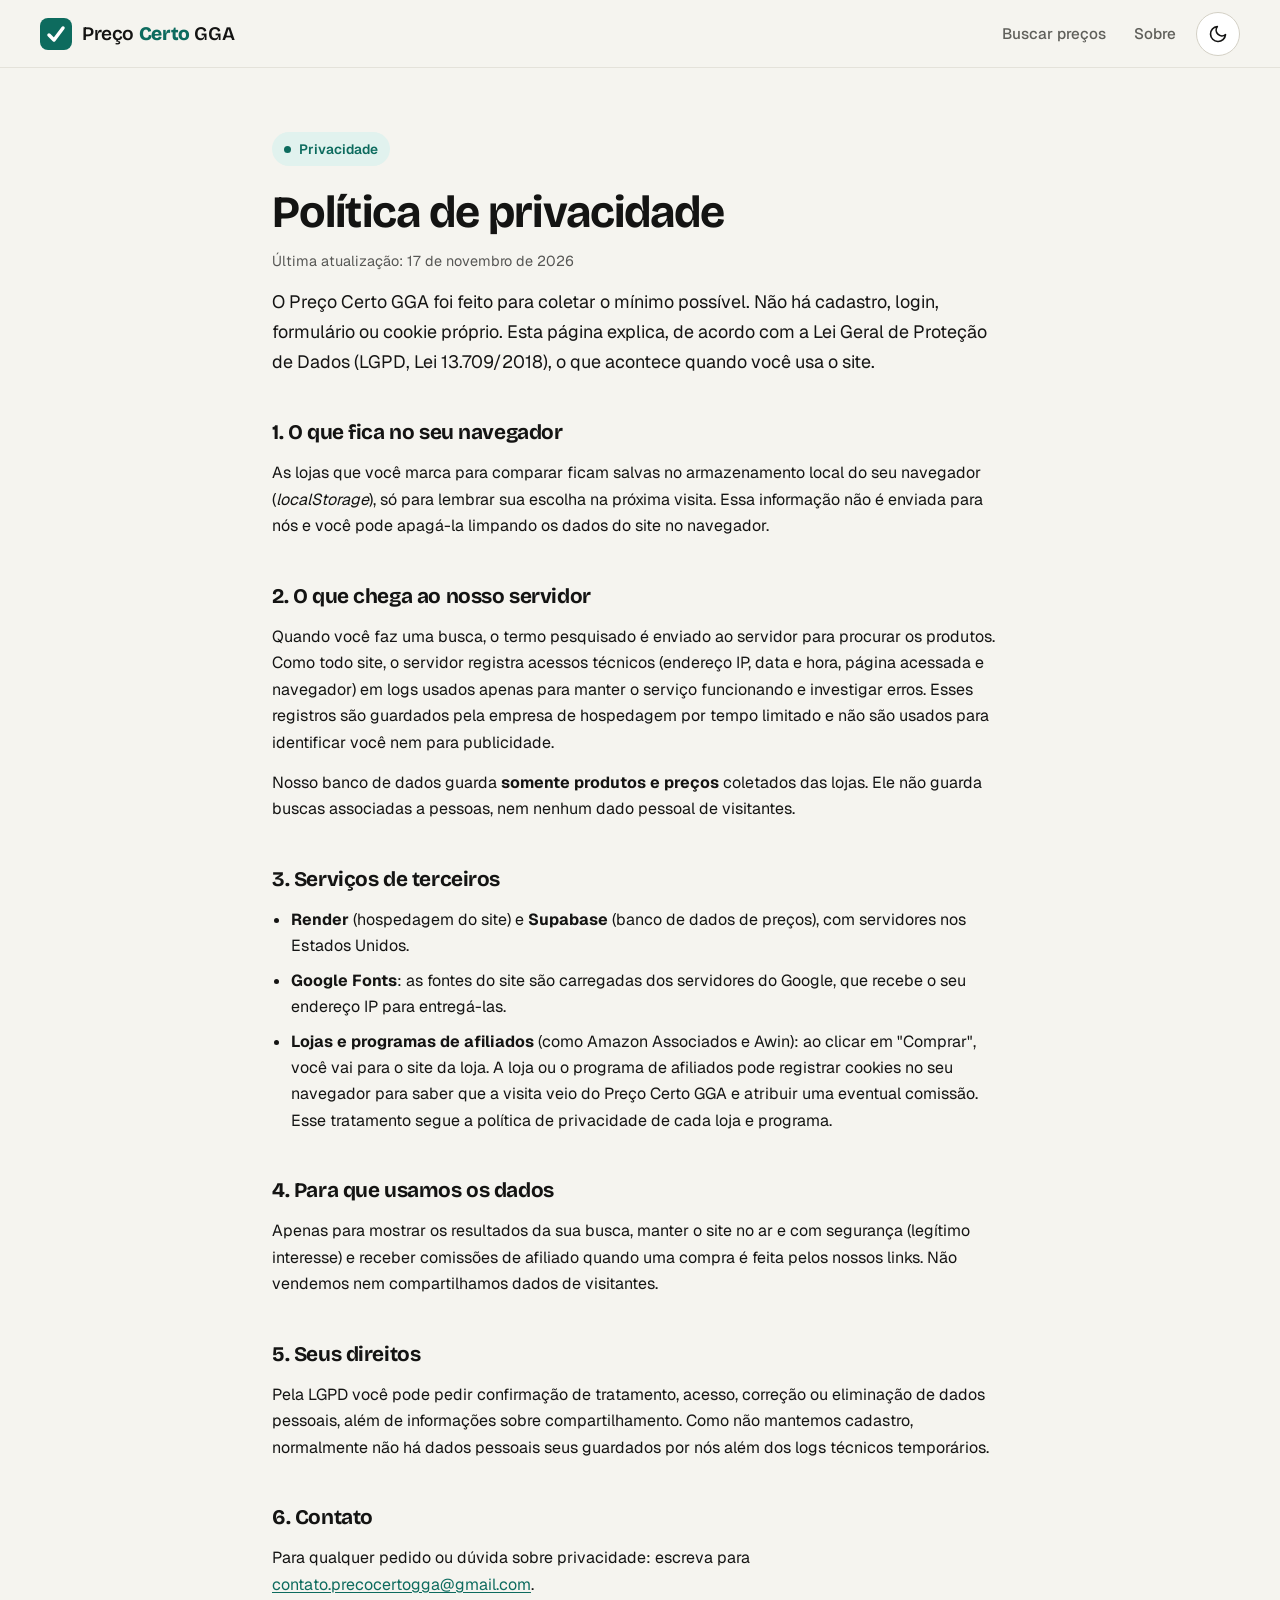
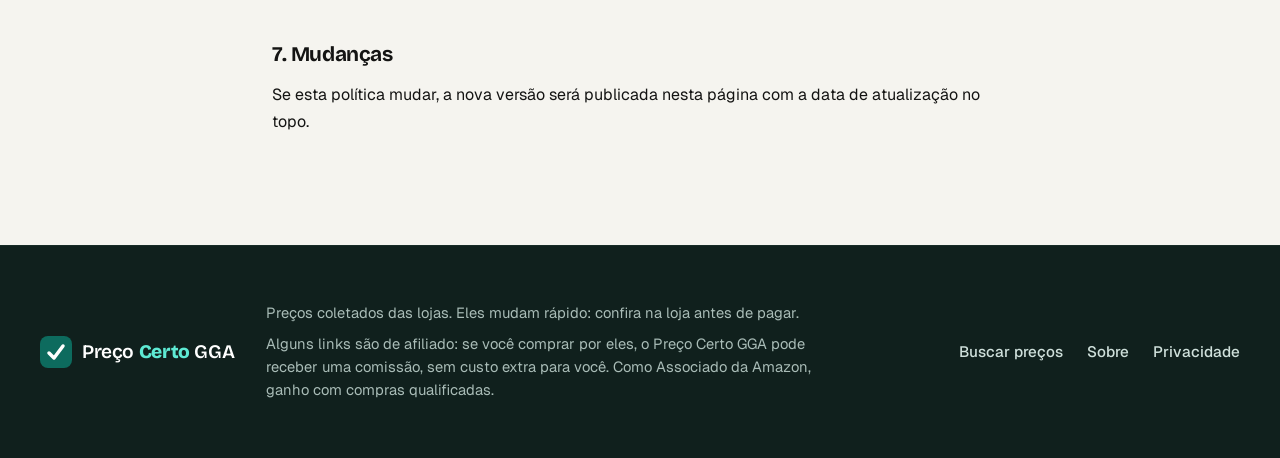
<file: site/privacidade.html>
<!DOCTYPE html>
<html lang="pt-BR">
<head>
  <meta charset="UTF-8">
  <meta name="viewport" content="width=device-width, initial-scale=1.0">
  <title>Política de privacidade · Preço Certo GGA</title>
  <meta name="description" content="Quais dados o Preço Certo GGA trata, por quê e quais são os seus direitos (LGPD).">
  <meta name="theme-color" content="#f5f4ef">
  <link rel="icon" href="data:image/svg+xml,%3Csvg xmlns='http://www.w3.org/2000/svg' viewBox='0 0 32 32'%3E%3Crect width='32' height='32' rx='8' fill='%230d6b5e'/%3E%3Cpath d='M9 17l5 5 9-12' stroke='white' stroke-width='3.5' fill='none' stroke-linecap='round' stroke-linejoin='round'/%3E%3C/svg%3E">
  <link rel="preconnect" href="https://fonts.googleapis.com">
  <link rel="preconnect" href="https://fonts.gstatic.com" crossorigin>
  <link href="https://fonts.googleapis.com/css2?family=Bricolage+Grotesque:opsz,wght@12..96,600;12..96,700;12..96,800&family=Geist:wght@400;500;600;700&display=swap" rel="stylesheet">
  <link rel="stylesheet" href="style.css">
  <script src="tema.js"></script>
</head>
<body>
  <header class="topo">
    <div class="wrap topo__conteudo">
      <a href="/" class="logo" aria-label="Preço Certo GGA, início">
        <svg class="logo__marca" viewBox="0 0 32 32" aria-hidden="true"><rect width="32" height="32" rx="8"/><path d="M9 17l5 5 9-12"/></svg>
        <span>Preço <strong>Certo</strong> GGA</span>
      </a>
      <nav class="topo__nav" aria-label="Principal">
        <a href="/">Buscar preços</a>
        <a href="/sobre.html">Sobre</a>
      </nav>
      <button type="button" class="tema" data-tema aria-label="Mudar tema"><svg class="tema__lua" viewBox="0 0 24 24" aria-hidden="true"><path d="M21 12.8A9 9 0 1 1 11.2 3a7 7 0 0 0 9.8 9.8z"/></svg><svg class="tema__sol" viewBox="0 0 24 24" aria-hidden="true"><circle cx="12" cy="12" r="4"/><path d="M12 2v2M12 20v2M4.9 4.9l1.4 1.4M17.7 17.7l1.4 1.4M2 12h2M20 12h2M4.9 19.1l1.4-1.4M17.7 6.3l1.4-1.4"/></svg></button>
    </div>
  </header>

  <main class="pagina">
    <article class="wrap pagina__texto">
      <p class="hero__tag">Privacidade</p>
      <h1>Política de privacidade</h1>
      <p class="pagina__data">Última atualização: 17 de novembro de 2026</p>

      <p class="pagina__lead">
        O Preço Certo GGA foi feito para coletar o mínimo possível. Não há cadastro, login,
        formulário ou cookie próprio. Esta página explica, de acordo com a Lei Geral de Proteção
        de Dados (LGPD, Lei 13.709/2018), o que acontece quando você usa o site.
      </p>

      <h2>1. O que fica no seu navegador</h2>
      <p>
        As lojas que você marca para comparar ficam salvas no armazenamento local do seu
        navegador (<em>localStorage</em>), só para lembrar sua escolha na próxima visita.
        Essa informação não é enviada para nós e você pode apagá-la limpando os dados do site
        no navegador.
      </p>

      <h2>2. O que chega ao nosso servidor</h2>
      <p>
        Quando você faz uma busca, o termo pesquisado é enviado ao servidor para procurar os
        produtos. Como todo site, o servidor registra acessos técnicos (endereço IP, data e hora,
        página acessada e navegador) em logs usados apenas para manter o serviço funcionando e
        investigar erros. Esses registros são guardados pela empresa de hospedagem por tempo
        limitado e não são usados para identificar você nem para publicidade.
      </p>
      <p>
        Nosso banco de dados guarda <strong>somente produtos e preços</strong> coletados das lojas.
        Ele não guarda buscas associadas a pessoas, nem nenhum dado pessoal de visitantes.
      </p>

      <h2>3. Serviços de terceiros</h2>
      <ul>
        <li><strong>Render</strong> (hospedagem do site) e <strong>Supabase</strong> (banco de dados de
          preços), com servidores nos Estados Unidos.</li>
        <li><strong>Google Fonts</strong>: as fontes do site são carregadas dos servidores do Google,
          que recebe o seu endereço IP para entregá-las.</li>
        <li><strong>Lojas e programas de afiliados</strong> (como Amazon Associados e Awin): ao clicar
          em "Comprar", você vai para o site da loja. A loja ou o programa de afiliados pode
          registrar cookies no seu navegador para saber que a visita veio do Preço Certo GGA e
          atribuir uma eventual comissão. Esse tratamento segue a política de privacidade de
          cada loja e programa.</li>
      </ul>

      <h2>4. Para que usamos os dados</h2>
      <p>
        Apenas para mostrar os resultados da sua busca, manter o site no ar e com segurança
        (legítimo interesse) e receber comissões de afiliado quando uma compra é feita pelos
        nossos links. Não vendemos nem compartilhamos dados de visitantes.
      </p>

      <h2>5. Seus direitos</h2>
      <p>
        Pela LGPD você pode pedir confirmação de tratamento, acesso, correção ou eliminação de
        dados pessoais, além de informações sobre compartilhamento. Como não mantemos cadastro,
        normalmente não há dados pessoais seus guardados por nós além dos logs técnicos
        temporários.
      </p>

      <h2>6. Contato</h2>
      <p>
        Para qualquer pedido ou dúvida sobre privacidade:
        escreva para <a href="mailto:contato.precocertogga@gmail.com">contato.precocertogga@gmail.com</a>.
      </p>

      <h2>7. Mudanças</h2>
      <p>
        Se esta política mudar, a nova versão será publicada nesta página com a data de
        atualização no topo.
      </p>
    </article>
  </main>

  <footer class="rodape">
    <div class="wrap rodape__conteudo">
      <a href="/" class="logo logo--claro" aria-label="Preço Certo GGA, início">
        <svg class="logo__marca" viewBox="0 0 32 32" aria-hidden="true"><rect width="32" height="32" rx="8"/><path d="M9 17l5 5 9-12"/></svg>
        <span>Preço <strong>Certo</strong> GGA</span>
      </a>
      <div class="rodape__textos">
        <p>Preços coletados das lojas. Eles mudam rápido: confira na loja antes de pagar.</p>
        <p>Alguns links são de afiliado: se você comprar por eles, o Preço Certo GGA pode receber uma comissão, sem custo extra para você. Como Associado da Amazon, ganho com compras qualificadas.</p>
      </div>
      <nav class="rodape__links" aria-label="Rodapé">
        <a href="/">Buscar preços</a>
        <a href="/sobre.html">Sobre</a>
        <a href="/privacidade.html">Privacidade</a>
      </nav>
    </div>
  </footer>
</body>
</html>
</file>
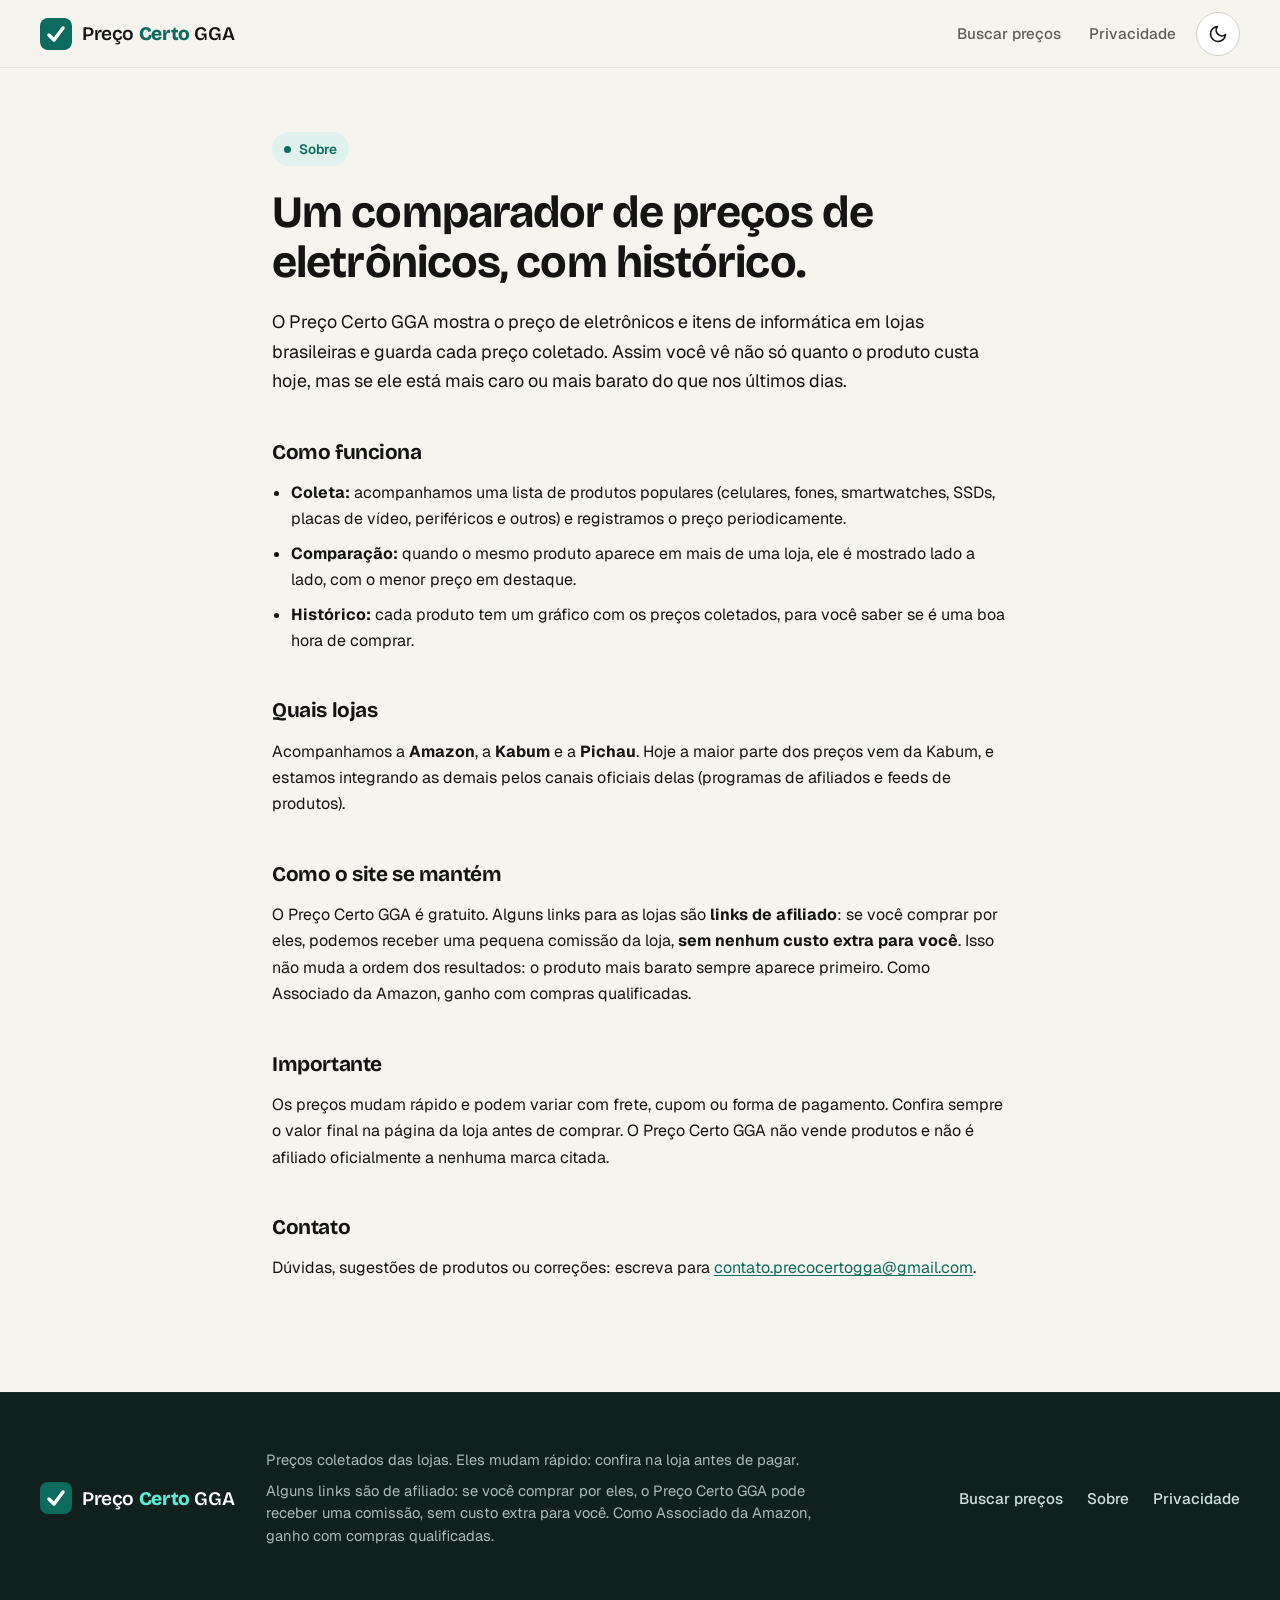
<file: site/sobre.html>
<!DOCTYPE html>
<html lang="pt-BR">
<head>
  <meta charset="UTF-8">
  <meta name="viewport" content="width=device-width, initial-scale=1.0">
  <title>Sobre · Preço Certo GGA</title>
  <meta name="description" content="O que é o Preço Certo GGA, como coletamos os preços e como o site se mantém.">
  <meta name="theme-color" content="#f5f4ef">
  <link rel="icon" href="data:image/svg+xml,%3Csvg xmlns='http://www.w3.org/2000/svg' viewBox='0 0 32 32'%3E%3Crect width='32' height='32' rx='8' fill='%230d6b5e'/%3E%3Cpath d='M9 17l5 5 9-12' stroke='white' stroke-width='3.5' fill='none' stroke-linecap='round' stroke-linejoin='round'/%3E%3C/svg%3E">
  <link rel="preconnect" href="https://fonts.googleapis.com">
  <link rel="preconnect" href="https://fonts.gstatic.com" crossorigin>
  <link href="https://fonts.googleapis.com/css2?family=Bricolage+Grotesque:opsz,wght@12..96,600;12..96,700;12..96,800&family=Geist:wght@400;500;600;700&display=swap" rel="stylesheet">
  <link rel="stylesheet" href="style.css">
  <script src="tema.js"></script>
</head>
<body>
  <header class="topo">
    <div class="wrap topo__conteudo">
      <a href="/" class="logo" aria-label="Preço Certo GGA, início">
        <svg class="logo__marca" viewBox="0 0 32 32" aria-hidden="true"><rect width="32" height="32" rx="8"/><path d="M9 17l5 5 9-12"/></svg>
        <span>Preço <strong>Certo</strong> GGA</span>
      </a>
      <nav class="topo__nav" aria-label="Principal">
        <a href="/">Buscar preços</a>
        <a href="/privacidade.html">Privacidade</a>
      </nav>
      <button type="button" class="tema" data-tema aria-label="Mudar tema"><svg class="tema__lua" viewBox="0 0 24 24" aria-hidden="true"><path d="M21 12.8A9 9 0 1 1 11.2 3a7 7 0 0 0 9.8 9.8z"/></svg><svg class="tema__sol" viewBox="0 0 24 24" aria-hidden="true"><circle cx="12" cy="12" r="4"/><path d="M12 2v2M12 20v2M4.9 4.9l1.4 1.4M17.7 17.7l1.4 1.4M2 12h2M20 12h2M4.9 19.1l1.4-1.4M17.7 6.3l1.4-1.4"/></svg></button>
    </div>
  </header>

  <main class="pagina">
    <article class="wrap pagina__texto">
      <p class="hero__tag">Sobre</p>
      <h1>Um comparador de preços de eletrônicos, com histórico.</h1>

      <p class="pagina__lead">
        O Preço Certo GGA mostra o preço de eletrônicos e itens de informática em lojas brasileiras
        e guarda cada preço coletado. Assim você vê não só quanto o produto custa hoje,
        mas se ele está mais caro ou mais barato do que nos últimos dias.
      </p>

      <h2>Como funciona</h2>
      <ul>
        <li><strong>Coleta:</strong> acompanhamos uma lista de produtos populares (celulares, fones,
          smartwatches, SSDs, placas de vídeo, periféricos e outros) e registramos o preço
          periodicamente.</li>
        <li><strong>Comparação:</strong> quando o mesmo produto aparece em mais de uma loja, ele é
          mostrado lado a lado, com o menor preço em destaque.</li>
        <li><strong>Histórico:</strong> cada produto tem um gráfico com os preços coletados, para
          você saber se é uma boa hora de comprar.</li>
      </ul>

      <h2>Quais lojas</h2>
      <p>
        Acompanhamos a <strong>Amazon</strong>, a <strong>Kabum</strong> e a <strong>Pichau</strong>.
        Hoje a maior parte dos preços vem da Kabum, e estamos integrando as demais pelos canais
        oficiais delas (programas de afiliados e feeds de produtos).
      </p>

      <h2>Como o site se mantém</h2>
      <p>
        O Preço Certo GGA é gratuito. Alguns links para as lojas são <strong>links de afiliado</strong>:
        se você comprar por eles, podemos receber uma pequena comissão da loja,
        <strong>sem nenhum custo extra para você</strong>. Isso não muda a ordem dos resultados:
        o produto mais barato sempre aparece primeiro.
        Como Associado da Amazon, ganho com compras qualificadas.
      </p>

      <h2>Importante</h2>
      <p>
        Os preços mudam rápido e podem variar com frete, cupom ou forma de pagamento.
        Confira sempre o valor final na página da loja antes de comprar.
        O Preço Certo GGA não vende produtos e não é afiliado oficialmente a nenhuma marca citada.
      </p>

      <h2>Contato</h2>
      <p>
        Dúvidas, sugestões de produtos ou correções:
        escreva para <a href="mailto:contato.precocertogga@gmail.com">contato.precocertogga@gmail.com</a>.
      </p>
    </article>
  </main>

  <footer class="rodape">
    <div class="wrap rodape__conteudo">
      <a href="/" class="logo logo--claro" aria-label="Preço Certo GGA, início">
        <svg class="logo__marca" viewBox="0 0 32 32" aria-hidden="true"><rect width="32" height="32" rx="8"/><path d="M9 17l5 5 9-12"/></svg>
        <span>Preço <strong>Certo</strong> GGA</span>
      </a>
      <div class="rodape__textos">
        <p>Preços coletados das lojas. Eles mudam rápido: confira na loja antes de pagar.</p>
        <p>Alguns links são de afiliado: se você comprar por eles, o Preço Certo GGA pode receber uma comissão, sem custo extra para você. Como Associado da Amazon, ganho com compras qualificadas.</p>
      </div>
      <nav class="rodape__links" aria-label="Rodapé">
        <a href="/">Buscar preços</a>
        <a href="/sobre.html">Sobre</a>
        <a href="/privacidade.html">Privacidade</a>
      </nav>
    </div>
  </footer>
</body>
</html>
</file>
<file: site/style.css>
/* =====================================================================
   Preço Certo GGA · estilos
   Tipo: software · fundo claro quente, uma faixa escura, raio suave
   ===================================================================== */
:root {
  --fundo: #f5f4ef;
  --superficie: #ffffff;
  --superficie-2: #fbfaf7;
  --texto: #141413;
  --texto-suave: #5f5f5a;
  --borda: #e4e2da;
  --borda-forte: #d3d0c5;

  --primaria: #0d6b5e;
  --primaria-escura: #09534a;
  --primaria-clara: #e1f2ee;
  --escuro: #10201d;
  --escuro-2: #172b27;

  /* cor de cada loja (bolinha, gráfico e seletor) */
  --amazon: #c2410c;
  --kabum: #1d4ed8;
  --mercadolivre: #a16207;
  --pichau: #be123c;
  --terabyte: #4d7c0f;
  --magalu: #0369a1;

  --fonte-titulo: "Bricolage Grotesque", "Geist", system-ui, sans-serif;
  --fonte: "Geist", system-ui, -apple-system, "Segoe UI", sans-serif;

  /* cores de detalhe (mudam no tema escuro) */
  --destaque: var(--primaria);      /* texto em destaque: logo, links */
  --botao: #141413;                 /* botão "Comprar" */
  --botao-texto: #ffffff;
  --botao-hover: #33332f;
  --neutro: #efeee9;                /* selo cinza, botão fechar */
  --neutro-forte: #e2e0d8;
  --selo-fundo: #fdf0d2;
  --selo-texto: #7a4f00;
  --placeholder: #9a9a93;
  --erro: #b42318;
  --esqueleto-1: #ecebe5;
  --esqueleto-2: #f6f5f0;
  color-scheme: light;

  --r-sm: 10px;
  --r: 14px;
  --r-lg: 20px;
  --sombra: 0 1px 2px rgba(20, 20, 19, .04), 0 6px 20px rgba(20, 20, 19, .05);
  --sombra-alta: 0 2px 6px rgba(20, 20, 19, .06), 0 18px 44px rgba(20, 20, 19, .10);
  --topo: 68px;
  --curva: cubic-bezier(.2, .7, .2, 1);
}

/* ============================ Tema escuro ============================= */
/* Vale quando a pessoa escolhe "escuro" no botão, ou quando o sistema está
   escuro e ela não escolheu nada. */
:root[data-theme="dark"] {
  --fundo: #0f1412;
  --superficie: #171d1b;
  --superficie-2: #1b2220;
  --texto: #ecefed;
  --texto-suave: #a3aca8;
  --borda: #2a3330;
  --borda-forte: #3a4541;
  --primaria: #0f7a6b;
  --primaria-escura: #0d6b5e;
  --primaria-clara: #12302a;
  --escuro: #0a0f0e;
  --escuro-2: #1a2623;
  --amazon: #fb923c;
  --kabum: #60a5fa;
  --mercadolivre: #facc15;
  --pichau: #fb7185;
  --terabyte: #a3e635;
  --magalu: #38bdf8;
  --destaque: #5eead4;
  --botao: #ecefed;
  --botao-texto: #111413;
  --botao-hover: #ffffff;
  --neutro: #252c2a;
  --neutro-forte: #313a37;
  --selo-fundo: #3a2c0a;
  --selo-texto: #f5c86b;
  --placeholder: #6f7975;
  --erro: #f97066;
  --esqueleto-1: #1f2624;
  --esqueleto-2: #2a3330;
  --sombra: 0 1px 2px rgba(0, 0, 0, .3), 0 6px 20px rgba(0, 0, 0, .25);
  --sombra-alta: 0 2px 6px rgba(0, 0, 0, .35), 0 18px 44px rgba(0, 0, 0, .45);
  color-scheme: dark;
}
@media (prefers-color-scheme: dark) {
  :root:not([data-theme="light"]) {
    --fundo: #0f1412;
    --superficie: #171d1b;
    --superficie-2: #1b2220;
    --texto: #ecefed;
    --texto-suave: #a3aca8;
    --borda: #2a3330;
    --borda-forte: #3a4541;
    --primaria: #0f7a6b;
    --primaria-escura: #0d6b5e;
    --primaria-clara: #12302a;
    --escuro: #0a0f0e;
    --escuro-2: #1a2623;
    --amazon: #fb923c;
    --kabum: #60a5fa;
    --mercadolivre: #facc15;
    --pichau: #fb7185;
    --terabyte: #a3e635;
    --magalu: #38bdf8;
    --destaque: #5eead4;
    --botao: #ecefed;
    --botao-texto: #111413;
    --botao-hover: #ffffff;
    --neutro: #252c2a;
    --neutro-forte: #313a37;
    --selo-fundo: #3a2c0a;
    --selo-texto: #f5c86b;
    --placeholder: #6f7975;
    --erro: #f97066;
    --esqueleto-1: #1f2624;
    --esqueleto-2: #2a3330;
    --sombra: 0 1px 2px rgba(0, 0, 0, .3), 0 6px 20px rgba(0, 0, 0, .25);
    --sombra-alta: 0 2px 6px rgba(0, 0, 0, .35), 0 18px 44px rgba(0, 0, 0, .45);
    color-scheme: dark;
  }
}

*, *::before, *::after { box-sizing: border-box; }
html { scroll-behavior: smooth; scroll-padding-top: calc(var(--topo) + 16px); }
body {
  margin: 0;
  font-family: var(--fonte);
  font-size: 16px;
  line-height: 1.55;
  background: var(--fundo);
  color: var(--texto);
  -webkit-font-smoothing: antialiased;
}
a { color: inherit; }
h1, h2, h3 { font-family: var(--fonte-titulo); letter-spacing: -.02em; margin: 0; }
.wrap { width: min(1200px, 100% - 48px); margin-inline: auto; }
.sr { position: absolute; width: 1px; height: 1px; overflow: hidden; clip: rect(0 0 0 0); white-space: nowrap; }

.pular {
  position: fixed; left: 16px; top: 12px; z-index: 50; transform: translateY(-200%); transition: transform .2s;
  padding: 10px 16px; border-radius: var(--r-sm);
  background: var(--botao); color: var(--botao-texto); font-weight: 600; text-decoration: none;
}
.pular:focus-visible { transform: none; }
:focus-visible { outline: 3px solid color-mix(in srgb, var(--primaria) 45%, transparent); outline-offset: 3px; }

/* ================================ Topo ================================ */
.topo {
  position: sticky; top: 0; z-index: 20; height: var(--topo);
  background: color-mix(in srgb, var(--fundo) 86%, transparent);
  backdrop-filter: saturate(1.4) blur(12px);
  border-bottom: 1px solid var(--borda);
}
.topo__conteudo { display: flex; align-items: center; justify-content: space-between; height: 100%; }
.logo { display: inline-flex; align-items: center; gap: 10px; text-decoration: none; font-family: var(--fonte-titulo); font-size: 1.2rem; font-weight: 600; letter-spacing: -.02em; }
.logo strong { color: var(--destaque); font-weight: 800; }
.logo__marca { width: 32px; height: 32px; }
.logo__marca rect { fill: var(--primaria); }
.logo__marca path { fill: none; stroke: #fff; stroke-width: 3.5; stroke-linecap: round; stroke-linejoin: round; }
.logo--claro strong { color: #5eead4; }

.topo__nav { display: flex; gap: 28px; margin-left: auto; margin-right: 20px; }

/* Botão de tema (lua no claro, sol no escuro) */
.tema {
  display: inline-grid; place-items: center; flex: none;
  width: 44px; height: 44px; border-radius: 50%; cursor: pointer;
  background: var(--superficie); color: var(--texto);
  border: 1px solid var(--borda-forte);
  transition: border-color .2s, transform .2s var(--curva);
}
.tema:hover { border-color: var(--texto-suave); transform: rotate(-12deg); }
.tema svg { width: 20px; height: 20px; fill: none; stroke: currentColor; stroke-width: 2; stroke-linecap: round; stroke-linejoin: round; }
.tema__sol { display: none; }
:root[data-theme="dark"] .tema__sol { display: block; }
:root[data-theme="dark"] .tema__lua { display: none; }
@media (prefers-color-scheme: dark) {
  :root:not([data-theme="light"]) .tema__sol { display: block; }
  :root:not([data-theme="light"]) .tema__lua { display: none; }
}
.topo__nav a, .rodape__links a {
  position: relative; text-decoration: none; font-weight: 500; font-size: .95rem; color: var(--texto-suave);
  padding: 10px 0; transition: color .2s;
}
.topo__nav a::after, .rodape__links a::after {
  content: ""; position: absolute; left: 0; right: 0; bottom: 4px; height: 1.5px;
  background: currentColor; transform: scaleX(0); transform-origin: left; transition: transform .25s var(--curva);
}
.topo__nav a:hover, .rodape__links a:hover { color: var(--texto); }
.topo__nav a:hover::after, .rodape__links a:hover::after { transform: scaleX(1); }

/* ================================ Hero ================================ */
.hero {
  min-height: calc(100svh - var(--topo));
  display: flex; align-items: center;
  padding: 48px 0 56px;
}
.hero__grade { display: grid; grid-template-columns: 1.05fr .95fr; gap: 64px; align-items: center; }
.hero__tag {
  display: inline-flex; align-items: center; gap: 8px; margin: 0 0 20px;
  padding: 6px 12px; border-radius: 999px;
  background: var(--primaria-clara); color: var(--destaque);
  font-weight: 600; font-size: .85rem;
}
.hero__tag::before { content: ""; width: 7px; height: 7px; border-radius: 50%; background: currentColor; }
.hero h1 { font-size: clamp(2.3rem, 4.4vw, 3.7rem); line-height: 1.04; font-weight: 800; letter-spacing: -.035em; }
.hero__sub { margin: 18px 0 28px; max-width: 34em; font-size: 1.12rem; color: var(--texto-suave); }

/* entrada única ao carregar */
[data-enter] .hero__texto > *, [data-enter] .janela {
  animation: entrar .7s var(--curva) both;
}
[data-enter] .hero__texto > :nth-child(2) { animation-delay: .06s; }
[data-enter] .hero__texto > :nth-child(3) { animation-delay: .12s; }
[data-enter] .hero__texto > :nth-child(4) { animation-delay: .18s; }
[data-enter] .hero__texto > :nth-child(5) { animation-delay: .24s; }
[data-enter] .hero__texto > :nth-child(6) { animation-delay: .30s; }
[data-enter] .janela { animation-delay: .2s; animation-duration: .9s; }
@keyframes entrar { from { opacity: 0; transform: translateY(14px); } }

/* ================================ Busca =============================== */
.busca {
  display: flex; align-items: center; gap: 8px;
  padding: 7px 7px 7px 18px;
  background: var(--superficie);
  border: 1px solid var(--borda-forte); border-radius: var(--r);
  box-shadow: var(--sombra);
  transition: border-color .2s, box-shadow .2s;
}
.busca:focus-within { border-color: var(--primaria); box-shadow: 0 0 0 4px var(--primaria-clara), var(--sombra); }
.busca__icone { width: 20px; height: 20px; flex: none; fill: none; stroke: var(--texto-suave); stroke-width: 2; stroke-linecap: round; }
.busca input { flex: 1; min-width: 0; border: 0; outline: 0; background: transparent; font: inherit; font-size: 1.05rem; padding: 11px 4px; color: var(--texto); }
.busca input::placeholder { color: var(--placeholder); }

/* ============================ Seletor de lojas ======================== */
.lojas { border: 0; margin: 22px 0 0; padding: 0; }
.lojas legend { padding: 0; margin-bottom: 10px; font-size: .78rem; font-weight: 600; letter-spacing: .08em; text-transform: uppercase; color: var(--texto-suave); }
.lojas__lista { display: flex; flex-wrap: wrap; gap: 8px; }
.lojas__aviso { margin: 10px 0 0; color: var(--erro); font-size: .88rem; font-weight: 600; }

.loja--amazon, .opcao-loja--amazon { --cor: var(--amazon); }
.loja--kabum, .opcao-loja--kabum { --cor: var(--kabum); }
.loja--mercadolivre, .opcao-loja--mercadolivre { --cor: var(--mercadolivre); }
.loja--pichau, .opcao-loja--pichau { --cor: var(--pichau); }
.loja--terabyte, .opcao-loja--terabyte { --cor: var(--terabyte); }
.loja--magalu, .opcao-loja--magalu { --cor: var(--magalu); }

.opcao-loja { position: relative; }
.opcao-loja input { position: absolute; opacity: 0; pointer-events: none; }
.opcao-loja span {
  display: inline-flex; align-items: center; gap: 8px; min-height: 44px; cursor: pointer; user-select: none;
  padding: 0 14px; border-radius: 999px;
  background: var(--superficie); border: 1.5px solid var(--borda);
  font-weight: 600; font-size: .92rem; color: var(--texto-suave);
  transition: border-color .15s, color .15s, transform .15s var(--curva);
}
.opcao-loja span::before {
  content: ""; width: 10px; height: 10px; border-radius: 50%;
  border: 2px solid var(--cor); transition: background .15s;
}
.opcao-loja span:hover { border-color: var(--cor); transform: translateY(-1px); }
.opcao-loja span:active { transform: scale(.97); }
.opcao-loja input:checked + span { border-color: var(--cor); color: var(--texto); }
.opcao-loja input:checked + span::before { background: var(--cor); }
.opcao-loja input:focus-visible + span { outline: 3px solid color-mix(in srgb, var(--cor) 35%, transparent); outline-offset: 2px; }

.sugestoes { display: flex; flex-wrap: wrap; align-items: center; gap: 4px 14px; margin-top: 16px; }
.sugestoes__rotulo { font-size: .88rem; color: var(--texto-suave); }
.chip {
  font: inherit; font-size: .9rem; cursor: pointer; min-height: 44px; padding: 0 2px;
  border: 0; background: none; color: var(--texto);
  text-decoration: underline; text-decoration-color: var(--borda-forte); text-underline-offset: 4px;
  transition: text-decoration-color .2s, color .2s;
}
.chip:hover { color: var(--destaque); text-decoration-color: currentColor; }

/* =============================== Janela =============================== */
.janela {
  background: var(--superficie);
  border: 1px solid var(--borda); border-radius: var(--r-lg);
  box-shadow: var(--sombra-alta);
  overflow: hidden;
}
.janela__barra {
  display: flex; align-items: center; gap: 7px; padding: 12px 16px;
  border-bottom: 1px solid var(--borda); background: var(--superficie-2);
}
.janela__barra > span { width: 11px; height: 11px; border-radius: 50%; background: var(--borda-forte); }
.janela__url {
  margin: 0 0 0 10px; flex: 1; text-align: center; font-size: .8rem; color: var(--texto-suave);
  padding: 5px 10px; border-radius: 8px; background: var(--fundo);
}
.janela__corpo { padding: 22px; }
.janela__corpo .card { box-shadow: none; border-color: var(--borda); animation: none; }
.janela__corpo .card:hover { transform: none; box-shadow: none; }

/* card de exemplo: barras no lugar dos preços, destaque passeando */
.demo-titulo { display: grid; gap: 8px; }
.demo-titulo i { display: block; height: 12px; border-radius: 6px; background: var(--esqueleto-1); }
.demo-titulo i:last-child { width: 62%; }
.card--demo .oferta { grid-template-columns: 1fr 120px; min-height: 52px; animation: destaque 3.6s infinite; }
.card--demo .barra { display: block; height: 14px; border-radius: 7px; background: linear-gradient(90deg, var(--esqueleto-1) 30%, var(--esqueleto-2) 50%, var(--esqueleto-1) 70%); background-size: 220% 100%; animation: brilho 1.8s linear infinite; }
.card--demo .oferta:nth-child(1) { animation-delay: 0s; }
.card--demo .oferta:nth-child(2) { animation-delay: .6s; }
.card--demo .oferta:nth-child(3) { animation-delay: 1.2s; }
.card--demo .oferta:nth-child(4) { animation-delay: 1.8s; }
.card--demo .oferta:nth-child(5) { animation-delay: 2.4s; }
.card--demo .oferta:nth-child(6) { animation-delay: 3s; }
@keyframes destaque {
  0%, 12% { border-color: var(--primaria); background: var(--primaria-clara); }
  20%, 100% { border-color: var(--borda); background: var(--superficie-2); }
}

/* ================================ Botões ============================== */
.btn {
  display: inline-flex; align-items: center; justify-content: center; gap: 6px; min-height: 44px;
  font: inherit; font-weight: 600; cursor: pointer; text-decoration: none; white-space: nowrap;
  border: 0; border-radius: var(--r-sm);
  transition: background .18s, transform .18s var(--curva), box-shadow .18s;
}
.btn:hover { transform: translateY(-1px); }
.btn:active { transform: translateY(0) scale(.97); }
.btn--primario { background: var(--primaria); color: #fff; padding: 0 22px; }
.btn--primario:hover { background: var(--primaria-escura); box-shadow: 0 6px 16px color-mix(in srgb, var(--primaria) 30%, transparent); }
.btn--primario:disabled { opacity: .65; cursor: wait; transform: none; }
.btn--comprar { padding: 0 16px; font-size: .9rem; background: var(--botao); color: var(--botao-texto); }
.btn--comprar:hover { background: var(--botao-hover); }
.oferta--melhor .btn--comprar { color: #fff; }
.btn--secundario { padding: 0 16px; font-size: .9rem; background: transparent; color: var(--texto); border: 1px solid var(--borda-forte); }
.btn--secundario:hover { border-color: var(--texto); }

/* ================================ Seções ============================== */
.secao { padding: 96px 0; }
.secao__cabecalho { margin-bottom: 36px; max-width: 46em; }
.secao h2 { font-size: clamp(1.8rem, 3vw, 2.5rem); line-height: 1.1; font-weight: 700; }
.status { margin: 10px 0 0; color: var(--texto-suave); font-size: 1.02rem; }
.grade { display: grid; grid-template-columns: repeat(3, minmax(0, 1fr)); gap: 20px; }

/* ============================ Faixa escura ============================ */
.secao--escura { background: var(--escuro); color: #eef4f2; }
.secao--escura .status { color: #a9bcb7; }

.fluxo {
  border: 1px solid var(--escuro-2); border-radius: var(--r-lg);
  background: radial-gradient(120% 90% at 50% 0%, #17322c 0%, var(--escuro) 70%);
  padding: 28px;
}
.fluxo__svg { display: block; width: 100%; height: auto; }
.fluxo__svg text { font-family: var(--fonte); font-size: 14px; font-weight: 600; fill: #e7f1ee; text-anchor: middle; }
.fluxo__linha, .fluxo__ramos path { fill: none; stroke: #2c4a43; stroke-width: 1.5; }
.fluxo__pulsos path {
  fill: none; stroke: #5eead4; stroke-width: 2.5; stroke-linecap: round;
  stroke-dasharray: 18 400; stroke-dashoffset: 18; animation: pulso 3s linear infinite;
}
.fluxo__pulsos .p2 { animation-delay: .5s; } .fluxo__pulsos .p3 { animation-delay: .9s; }
.fluxo__pulsos .p4 { animation-delay: 1.3s; } .fluxo__pulsos .p5 { animation-delay: 1.8s; }
.fluxo__pulsos .p6 { animation-delay: 2.2s; }
@keyframes pulso { to { stroke-dashoffset: -400; } }
.fluxo__no rect { fill: #17302b; stroke: #2f5850; }
.fluxo__no--motor rect { fill: var(--primaria); stroke: #14a08c; }
.fluxo__no--fim rect { fill: #0f3d36; stroke: #5eead4; }
.fluxo__mini { font-size: 11px !important; font-weight: 500 !important; fill: #bfe9e0 !important; }
.fluxo__loja rect { fill: #142824; stroke: #2c4a43; }
.fluxo__loja circle { fill: var(--c); }
.fluxo__loja text { text-anchor: start; font-size: 13px; }

.passos { list-style: none; margin: 32px 0 0; padding: 0; display: grid; grid-template-columns: repeat(3, 1fr); gap: 32px; counter-reset: passo; }
.passos li { counter-increment: passo; border-top: 1px solid #2c4a43; padding-top: 20px; }
.passos li::before { content: "0" counter(passo); font-family: var(--fonte-titulo); font-weight: 700; color: #5eead4; font-size: .95rem; }
.passos h3 { font-size: 1.25rem; margin: 8px 0 8px; color: #fff; }
.passos p { margin: 0; color: #a9bcb7; }

.fluxo-m { display: none; }
.fluxo-m__no {
  display: block; text-align: center; padding: 12px 16px; border-radius: 999px;
  background: #17302b; border: 1px solid #2f5850; color: #e7f1ee; font-weight: 600;
}
.fluxo-m__no--motor { border-radius: var(--r); background: var(--primaria); border-color: #14a08c; }
.fluxo-m__no--fim { border-color: #5eead4; background: #0f3d36; }
.fluxo-m__seta { position: relative; display: block; height: 28px; overflow: hidden; }
.fluxo-m__seta::before { content: ""; position: absolute; left: 50%; top: 0; bottom: 0; width: 1.5px; background: #2c4a43; }
.fluxo-m__seta::after {
  content: ""; position: absolute; left: calc(50% - 1px); top: -10px; width: 3.5px; height: 10px; border-radius: 2px;
  background: #5eead4; animation: desce 1.6s linear infinite;
}
@keyframes desce { to { transform: translateY(40px); } }
.fluxo-m__lojas { display: grid; grid-template-columns: 1fr 1fr; gap: 8px; }
.fluxo-m__lojas span {
  display: flex; align-items: center; gap: 8px; padding: 9px 12px; border-radius: 999px;
  background: #142824; border: 1px solid #2c4a43; color: #e7f1ee; font-size: .88rem; font-weight: 600;
}
.fluxo-m__lojas span::before { content: ""; width: 8px; height: 8px; border-radius: 50%; background: var(--c); }

/* ================================ Card ================================ */
.card {
  display: flex; flex-direction: column; gap: 16px;
  padding: 22px; border-radius: var(--r-lg);
  background: var(--superficie); border: 1px solid var(--borda);
  box-shadow: var(--sombra);
  transition: box-shadow .25s var(--curva), transform .25s var(--curva);
}
.grade .card:hover { box-shadow: var(--sombra-alta); transform: translateY(-2px); }

.card__topo { display: flex; justify-content: space-between; align-items: center; gap: 8px; min-height: 26px; }
.selo { padding: 4px 10px; border-radius: 999px; background: var(--selo-fundo); color: var(--selo-texto); font-size: .8rem; font-weight: 700; white-space: nowrap; }
.selo--igual { background: var(--neutro); color: var(--texto-suave); }
.similar { font-size: .78rem; color: var(--texto-suave); text-align: right; }

.card__titulo {
  margin: 0; font-family: var(--fonte); font-size: 1.05rem; font-weight: 600; line-height: 1.4; letter-spacing: -.01em;
  display: -webkit-box; -webkit-line-clamp: 2; -webkit-box-orient: vertical; overflow: hidden;
}

.ofertas { list-style: none; margin: 0; padding: 0; display: grid; gap: 8px; }
.oferta {
  display: grid; grid-template-columns: 1fr auto auto; align-items: center; gap: 12px;
  padding: 10px 10px 10px 14px; border-radius: var(--r);
  border: 1px solid var(--borda); background: var(--superficie-2);
  transition: border-color .2s;
}
.oferta:hover { border-color: var(--borda-forte); }
.oferta--melhor { border-color: var(--primaria); background: var(--primaria-clara); }
.oferta--melhor .btn--comprar { background: var(--primaria); }
.oferta--melhor .btn--comprar:hover { background: var(--primaria-escura); }

.loja { display: flex; flex-direction: column; font-weight: 600; font-size: .93rem; color: var(--texto); line-height: 1.3; }
.loja::before { content: none; }
.loja { padding-left: 16px; position: relative; }
.loja::after {
  content: ""; position: absolute; left: 0; top: .42em; width: 8px; height: 8px; border-radius: 50%;
  background: var(--cor, var(--texto-suave));
}
.loja small { color: var(--texto-suave); font-weight: 500; font-size: .76rem; }

.preco { font-size: 1.12rem; font-weight: 700; letter-spacing: -.02em; white-space: nowrap; font-variant-numeric: tabular-nums; }

.card__rodape { display: flex; justify-content: space-between; align-items: center; gap: 12px; margin-top: auto; }
.minimo { font-size: .85rem; color: var(--texto-suave); }

/* ============================ Carregamento ============================ */
.esqueleto { height: 300px; border-radius: var(--r-lg); background: linear-gradient(90deg, var(--esqueleto-1) 25%, var(--esqueleto-2) 50%, var(--esqueleto-1) 75%); background-size: 200% 100%; animation: brilho 1.4s infinite linear; }
.vazio {
  grid-column: 1 / -1; text-align: center; padding: 56px 24px;
  border: 1px dashed var(--borda-forte); border-radius: var(--r-lg); color: var(--texto-suave);
  background: var(--superficie-2);
}
@keyframes brilho { from { background-position: 100% 0; } to { background-position: -100% 0; } }

/* ================================ Modal =============================== */
.modal { width: min(680px, 100% - 32px); padding: 24px; border: 0; border-radius: var(--r-lg); box-shadow: var(--sombra-alta); background: var(--superficie); color: var(--texto); }
.modal::backdrop { background: rgba(16, 32, 29, .5); backdrop-filter: blur(3px); }
.modal__cabecalho { display: flex; justify-content: space-between; align-items: start; gap: 16px; margin-bottom: 14px; }
.modal h2 { font-family: var(--fonte); font-size: 1.05rem; font-weight: 600; letter-spacing: -.01em; }
.modal__fechar { border: 0; background: var(--neutro); color: var(--texto); width: 44px; height: 44px; border-radius: 50%; font-size: 1.4rem; cursor: pointer; flex: none; transition: background .2s; }
.modal__fechar:hover { background: var(--neutro-forte); }
.grafico svg { width: 100%; height: auto; display: block; }
.grafico .eixo { font-size: 11px; fill: var(--texto-suave); font-family: var(--fonte); }
.grafico .grade-linha { stroke: var(--borda); }
.legenda { display: flex; flex-wrap: wrap; gap: 6px 18px; margin-top: 10px; font-size: .88rem; font-weight: 600; }

/* =============================== Rodapé =============================== */
.rodape { background: var(--escuro); color: #a9bcb7; padding: 56px 0; border-top: 1px solid var(--escuro-2); }
.rodape__conteudo { display: grid; grid-template-columns: auto 1fr auto; align-items: center; gap: 32px; }
.rodape .logo { color: #fff; }
.rodape p { margin: 0; font-size: .92rem; max-width: 40em; }
.rodape__textos { display: grid; gap: 8px; }

/* Páginas de texto (Sobre, Privacidade) */
.pagina { padding: 64px 0 96px; }
.pagina__texto { max-width: 46rem; line-height: 1.65; }
.pagina__texto h1 { font-size: clamp(2rem, 4vw, 2.8rem); line-height: 1.1; font-weight: 700; margin: 8px 0 20px; }
.pagina__texto h2 { font-size: 1.3rem; margin: 40px 0 10px; }
.pagina__texto p, .pagina__texto ul { margin: 0 0 14px; }
.pagina__texto ul { padding-left: 1.2em; }
.pagina__texto li { margin-bottom: 8px; }
.pagina__texto a { color: var(--destaque); text-decoration: underline; text-underline-offset: 2px; }
.pagina__lead { font-size: 1.12rem; }
.pagina__data { font-size: .9rem; opacity: .7; margin-top: -8px !important; }
.rodape__links { display: flex; gap: 24px; }
.rodape__links a { color: #cfe0db; }
.rodape__links a:hover { color: #fff; }

/* ============================= Responsivo ============================= */
@media (max-width: 1080px) {
  .hero__grade { gap: 40px; }
  .grade { grid-template-columns: repeat(2, minmax(0, 1fr)); }
}
@media (max-width: 900px) {
  .hero { min-height: auto; padding: 40px 0 64px; }
  .hero__grade { grid-template-columns: 1fr; }
  .rodape__conteudo { grid-template-columns: 1fr; gap: 18px; }
  .passos { grid-template-columns: 1fr; gap: 20px; }
}
@media (max-width: 640px) {
  .wrap { width: calc(100% - 32px); }
  .topo__nav { display: none; }
  .tema { margin-left: auto; }
  .secao { padding: 64px 0; }
  .busca { flex-wrap: wrap; padding: 6px 6px 6px 14px; }
  .busca input { flex-basis: calc(100% - 40px); }
  .busca .btn { width: 100%; }
  .grade { grid-template-columns: 1fr; }
  .oferta { grid-template-columns: 1fr auto; }
  .oferta .btn--comprar { grid-column: 1 / -1; }
  .card--demo .oferta { grid-template-columns: 1fr 90px; }
  .fluxo { display: none; }
  .fluxo-m { display: block; }
  /* no topo, a janela mostra só as 3 lojas mais baratas, com botão na linha */
  .janela__corpo { padding: 14px; }
  .janela .oferta:nth-child(n+4) { display: none; }
  .janela .oferta { grid-template-columns: 1fr auto auto; }
  .janela .oferta .btn--comprar { grid-column: auto; padding: 0 12px; }
  .janela .similar { display: none; }
  .janela .card { padding: 16px; }
  .janela .oferta { gap: 8px; padding-left: 12px; }
  .janela .preco { font-size: 1rem; }
  .rodape__links { flex-wrap: wrap; gap: 4px 20px; }
}

/* Movimento reduzido: tudo parado, nada escondido */
@media (prefers-reduced-motion: reduce) {
  *, *::before, *::after { animation: none !important; transition: none !important; scroll-behavior: auto !important; }
}

/* telas bem estreitas: na janela do topo o botão desce para a linha de baixo */
@media (max-width: 380px) {
  .janela .oferta { grid-template-columns: 1fr auto; }
  .janela .oferta .btn--comprar { grid-column: 1 / -1; }
}
</file>
